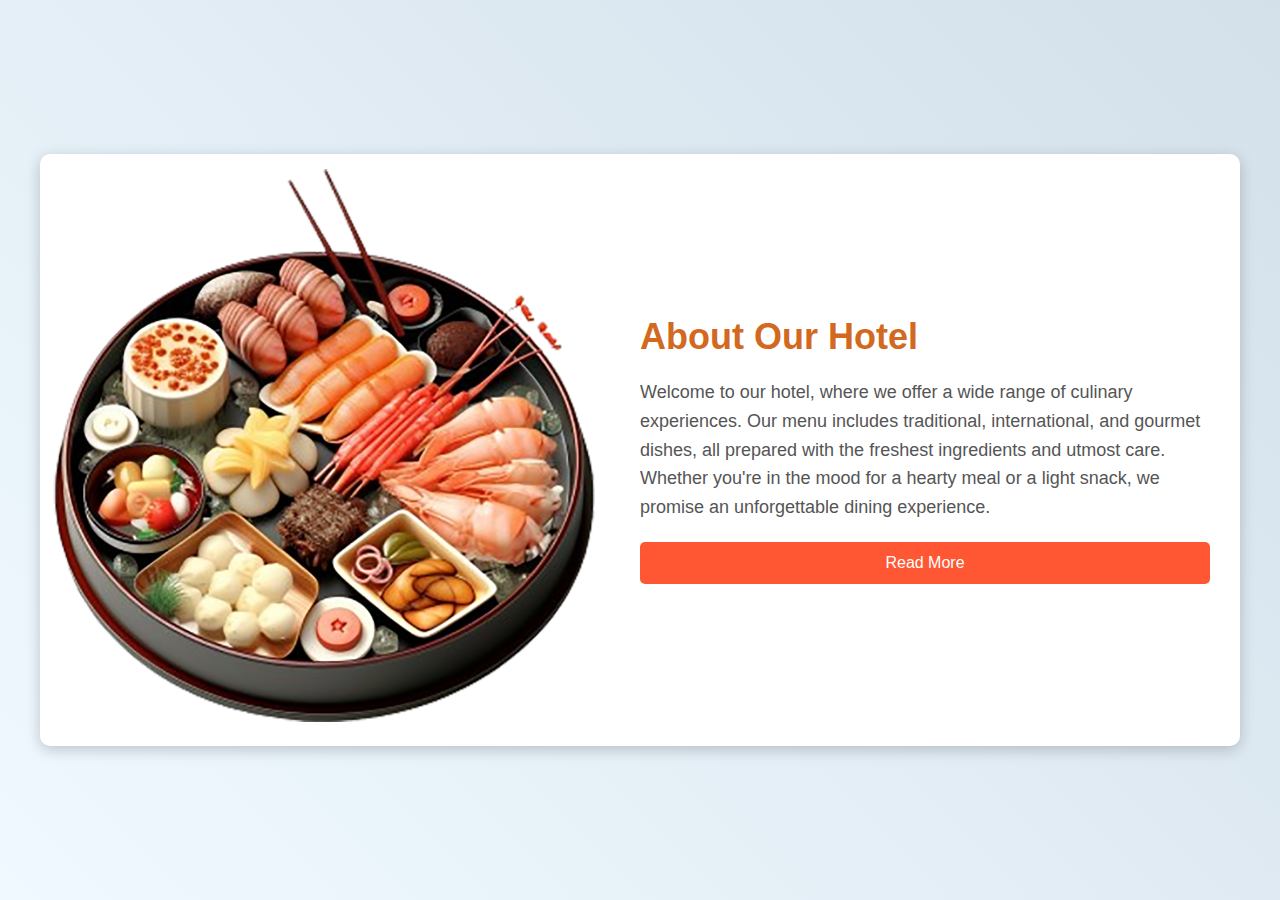
<file: Reasturnent/about.html>
<!DOCTYPE html>
<html lang="en">
<head>
    <meta charset="UTF-8">
    <meta name="viewport" content="width=device-width, initial-scale=1.0">
    <meta http-equiv="X-UA-Compatible" content="ie=edge">
    <title>About Us - Hotel</title>
    <link rel="stylesheet" href="about.css">
</head>
<body>
    <div class="about-container">
        <div class="about-image">
            <img src="images/img3.png" alt="Hotel" /> <!-- Replace with your image URL -->
        </div>
        <div class="about-content">
            <h1>About Our Hotel</h1>
            <p id="about-text">
                Welcome to our hotel, where we offer a wide range of culinary experiences. Our menu includes traditional, international, and gourmet dishes, all prepared with the freshest ingredients and utmost care. Whether you're in the mood for a hearty meal or a light snack, we promise an unforgettable dining experience.
            </p>
            <button id="more-info-btn">Read More</button>
            <p id="extra-info" style="display:none;">
                Our chefs are passionate about delivering excellence with every dish, ensuring a delightful fusion of flavors and world-class service. Enjoy a relaxing ambiance, impeccable hospitality, and food crafted to satisfy all tastes.
            </p>
        </div>
    </div>

    <script>
        document.getElementById("more-info-btn").addEventListener("click", function() {
    const extraInfo = document.getElementById("extra-info");
    if (extraInfo.style.display === "none") {
        extraInfo.style.display = "block";
        this.textContent = "Read Less";
    } else {
        extraInfo.style.display = "none";
        this.textContent = "Read More";
    }
});

    </script>
</body>
</html>
</file>
<file: Reasturnent/about.css>
* {
    margin: 0;
    padding: 0;
    box-sizing: border-box;
}

body {
    font-family: Arial, sans-serif;
    background: linear-gradient(45deg, #f0f9ff, #d3e0ea);
    animation: backgroundAnimation 10s ease infinite alternate;
    display: flex;
    justify-content: center;
    align-items: center;
    height: 100vh;
}

.about-container {
    display: flex;
    max-width: 1200px;
    background: #fff;
    border-radius: 10px;
    overflow: hidden;
    box-shadow: 0 4px 15px rgba(0, 0, 0, 0.2);
    animation: fadeIn 0.8s ease-in-out;
}

.about-image {
    flex: 1;
    overflow: hidden;
    position: relative;
}

.about-image img {
    width: 100%;
    height: auto;
    transition: transform 0.5s;
}

.about-image:hover img {
    transform: scale(1.05);
}

.about-content {
    flex: 1;
    padding: 30px;
    display: flex;
    flex-direction: column;
    justify-content: center;
}

h1 {
    /* color: #333; */
    color: chocolate;
    font-size: 36px;
    margin-bottom: 20px;
    animation: slideIn 0.5s ease-in;
}

p {
    color: #555;
    font-size: 18px;
    line-height: 1.6;
    margin-bottom: 20px;
    animation: slideIn 0.5s ease-in;
}

button {
    padding: 12px 24px;
    font-size: 16px;
    color: #fff;
    background-color: #ff5733;
    border: none;
    border-radius: 5px;
    cursor: pointer;
    transition: background-color 0.3s, transform 0.3s;
}

button:hover {
    background-color: #c13c21;
    transform: scale(1.05);
}

#extra-info {
    display: none;
    color: #333;
    animation: slideIn 0.5s ease-in;
}

@keyframes backgroundAnimation {
    0% { background: #f0f9ff; }
    100% { background: #d3e0ea; }
}

@keyframes fadeIn {
    from { opacity: 0; }
    to { opacity: 1; }
}

@keyframes slideIn {
    from { transform: translateY(-20px); opacity: 0; }
    to { transform: translateY(0); opacity: 1; }
}

@media (max-width: 768px) {
    .about-container {
        flex-direction: column;
    }

    .about-image, .about-content {
        width: 100%;
    }

    h1 {
        font-size: 28px;
    }

    p {
        font-size: 16px;
    }

    button {
        font-size: 14px;
    }
}
</file>
